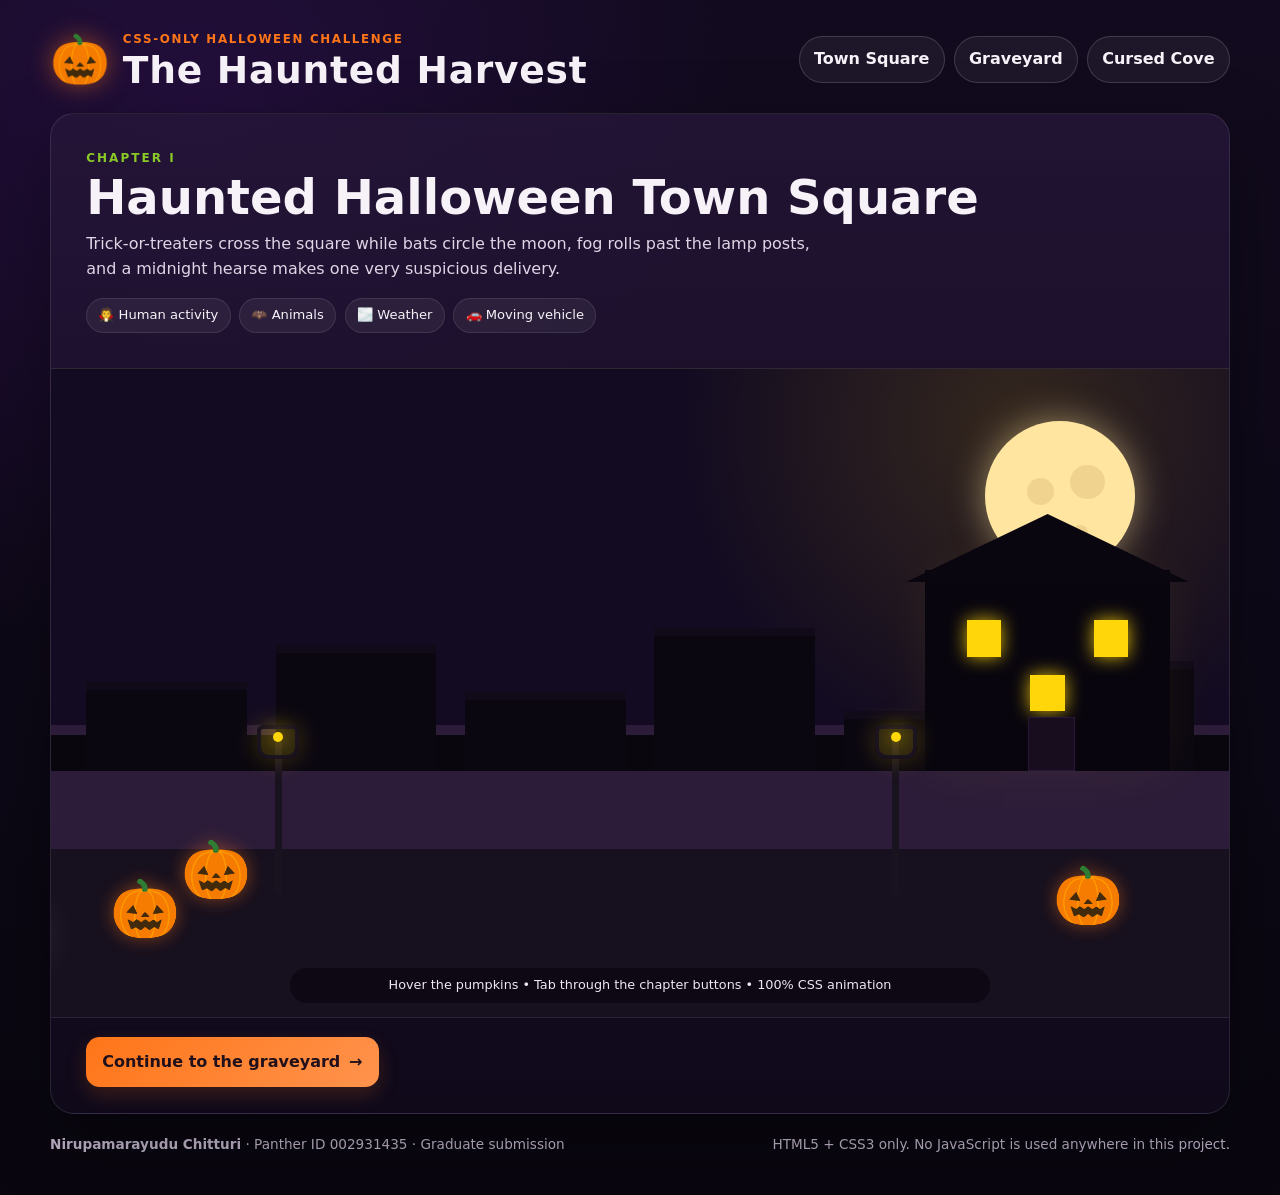
<file: index.html>
<!doctype html>
<html lang="en">
<head>
  <meta charset="utf-8">
  <meta name="viewport" content="width=device-width, initial-scale=1">
  <meta name="description" content="The Haunted Harvest — a responsive, CSS-only animated Halloween environment by Nirupamarayudu Chitturi.">
  <title>The Haunted Harvest | Nirupamarayudu Chitturi</title>
  <link rel="stylesheet" href="haunted-harvest.css">
</head>
<body>
  <a class="skip-link" href="#scene1">Skip to Halloween scenes</a>

  <header class="site-header">
    <div class="brand" aria-label="The Haunted Harvest">
      <span class="brand-mark" aria-hidden="true">🎃</span>
      <div>
        <p class="eyebrow">CSS-only Halloween challenge</p>
        <h1>The Haunted Harvest</h1>
      </div>
    </div>

    <nav class="scene-nav" aria-label="Choose a Halloween chapter">
      <a href="#scene1">Town Square</a>
      <a href="#scene2">Graveyard</a>
      <a href="#scene3">Cursed Cove</a>
    </nav>
  </header>

  <main class="scenes" id="scenes">
    <section class="scene scene-town" id="scene1" tabindex="-1" aria-labelledby="scene1-title">
      <div class="scene-copy">
        <p class="chapter">Chapter I</p>
        <h2 id="scene1-title">Haunted Halloween Town Square</h2>
        <p>Trick-or-treaters cross the square while bats circle the moon, fog rolls past the lamp posts, and a midnight hearse makes one very suspicious delivery.</p>
        <div class="legend" aria-label="Scene features">
          <span>🧛 Human activity</span><span>🦇 Animals</span><span>🌫️ Weather</span><span>🚗 Moving vehicle</span>
        </div>
      </div>

      <div class="stage town-stage" role="img" aria-label="Animated Halloween town square with children, bats, cat, fog, pumpkins and a moving hearse">
        <div class="sky-glow"></div>
        <div class="moon" aria-hidden="true"><span></span><span></span><span></span></div>
        <div class="cloud cloud-one" aria-hidden="true"></div>
        <div class="cloud cloud-two" aria-hidden="true"></div>
        <div class="bat bat-one" aria-hidden="true">🦇</div>
        <div class="bat bat-two" aria-hidden="true">🦇</div>
        <div class="witch" aria-hidden="true">🧙‍♀️</div>

        <div class="town-silhouette" aria-hidden="true">
          <div class="building b1"></div><div class="building b2"></div><div class="building b3"></div>
          <div class="building b4"></div><div class="building b5"></div><div class="building b6"></div>
        </div>

        <div class="haunted-house" aria-hidden="true">
          <div class="roof"></div><div class="window w1"></div><div class="window w2"></div><div class="window w3"></div>
          <div class="door"></div>
        </div>

        <div class="lamp lamp-left" aria-hidden="true"><i></i></div>
        <div class="lamp lamp-right" aria-hidden="true"><i></i></div>

        <div class="pumpkin patch-p1" aria-hidden="true">🎃</div>
        <div class="pumpkin patch-p2" aria-hidden="true">🎃</div>
        <div class="pumpkin patch-p3" aria-hidden="true">🎃</div>

        <div class="walker walker-one" aria-hidden="true"><span class="person">🧟</span><span class="bag">🍬</span></div>
        <div class="walker walker-two" aria-hidden="true"><span class="person">🧛</span><span class="bag">🍫</span></div>
        <div class="black-cat town-cat" aria-hidden="true">🐈‍⬛</div>
        <div class="hearse" aria-hidden="true"><span>🚙</span><b>💨</b></div>
        <div class="candy candy-one" aria-hidden="true">🍬</div><div class="candy candy-two" aria-hidden="true">🍁</div><div class="candy candy-three" aria-hidden="true">🍫</div>

        <div class="fog fog-a" aria-hidden="true"></div><div class="fog fog-b" aria-hidden="true"></div><div class="fog fog-c" aria-hidden="true"></div>
        <p class="stage-caption">Hover the pumpkins • Tab through the chapter buttons • 100% CSS animation</p>
      </div>

      <a class="next-chapter" href="#scene2">Continue to the graveyard <span aria-hidden="true">→</span></a>
    </section>

    <section class="scene scene-grave" id="scene2" tabindex="-1" aria-labelledby="scene2-title">
      <div class="scene-copy">
        <p class="chapter">Chapter II</p>
        <h2 id="scene2-title">Midnight Graveyard Stroll</h2>
        <p>A pair of brave visitors follows a moonlit path. An owl watches, a black cat trots behind, a cyclist passes beyond the fence, and curious ghosts answer anyone bold enough to inspect a gravestone.</p>
        <div class="legend" aria-label="Interactive hint">
          <span>👻 Hover gravestones</span><span>🐈‍⬛ Cat patrol</span><span>🌬️ Wind</span><span>🚲 Distant cyclist</span>
        </div>
      </div>

      <div class="stage grave-stage" role="img" aria-label="Animated graveyard with walking visitors, black cat, owl, cyclist, fog, moon, trees and hover-revealed ghosts">
        <div class="grave-moon" aria-hidden="true"></div>
        <div class="grave-cloud gc1" aria-hidden="true"></div><div class="grave-cloud gc2" aria-hidden="true"></div>
        <div class="dead-tree tree-left" aria-hidden="true"><i></i><b></b></div>
        <div class="dead-tree tree-right" aria-hidden="true"><i></i><b></b></div>
        <div class="owl" aria-hidden="true">🦉</div>
        <div class="fence" aria-hidden="true"></div>

        <div class="grave grave-one" tabindex="0" aria-label="Old gravestone. A ghost appears when hovered or focused."><span>RIP</span><i aria-hidden="true">👻</i></div>
        <div class="grave grave-two" tabindex="0" aria-label="Cracked gravestone. A ghost appears when hovered or focused."><span>BOO</span><i aria-hidden="true">👻</i></div>
        <div class="grave grave-three" tabindex="0" aria-label="Ancient gravestone. A ghost appears when hovered or focused."><span>RIP</span><i aria-hidden="true">👻</i></div>

        <div class="couple" aria-hidden="true"><span>🧙</span><span>🧛‍♀️</span></div>
        <div class="grave-cat" aria-hidden="true">🐈‍⬛</div>
        <div class="cyclist" aria-hidden="true">🚲</div>
        <div class="orb orb1" aria-hidden="true"></div><div class="orb orb2" aria-hidden="true"></div><div class="orb orb3" aria-hidden="true"></div>
        <div class="grave-fog gf1" aria-hidden="true"></div><div class="grave-fog gf2" aria-hidden="true"></div>
        <p class="stage-caption">Gravestones reveal spirits on hover or keyboard focus.</p>
      </div>

      <div class="chapter-actions">
        <a class="back-chapter" href="#scene1"><span aria-hidden="true">←</span> Town Square</a>
        <a class="next-chapter" href="#scene3">Sail to the cove <span aria-hidden="true">→</span></a>
      </div>
    </section>

    <section class="scene scene-cove" id="scene3" tabindex="-1" aria-labelledby="scene3-title">
      <div class="scene-copy">
        <p class="chapter">Chapter III</p>
        <h2 id="scene3-title">Cursed Beach Cove</h2>
        <p>At the edge of town, skeleton pirates warm themselves by a haunted bonfire while a ghost ship crosses the horizon, waves pulse ashore, a crab scuttles past, and lanterns rise into the stormy sky.</p>
        <div class="legend" aria-label="Scene features">
          <span>🏴‍☠️ Pirate story</span><span>🦀 Wildlife</span><span>🌊 Moving waves</span><span>⛵ Ghost ship</span>
        </div>
      </div>

      <div class="stage cove-stage" role="img" aria-label="Animated cursed cove with skeleton pirates, bonfire, ghost ship, waves, crab, flying bats and floating lanterns">
        <div class="sunset-moon" aria-hidden="true"></div>
        <div class="storm-cloud sc1" aria-hidden="true"></div><div class="storm-cloud sc2" aria-hidden="true"></div>
        <div class="lightning bolt1" aria-hidden="true">ϟ</div>
        <div class="cove-bat cb1" aria-hidden="true">🦇</div><div class="cove-bat cb2" aria-hidden="true">🦇</div>
        <div class="ghost-ship" aria-hidden="true"><span>⛵</span><i>👻</i></div>

        <div class="ocean" aria-hidden="true">
          <div class="wave wave1"></div><div class="wave wave2"></div><div class="wave wave3"></div>
        </div>

        <div class="sand" aria-hidden="true"></div>
        <div class="pirates" aria-hidden="true"><span>☠️</span><span>🏴‍☠️</span></div>
        <div class="bonfire" aria-hidden="true"><span>🔥</span></div>
        <div class="crab" aria-hidden="true">🦀</div>
        <div class="lantern lantern1" aria-hidden="true">🎃</div><div class="lantern lantern2" aria-hidden="true">🏮</div><div class="lantern lantern3" aria-hidden="true">🎃</div>
        <p class="stage-caption">A final CSS-only loop: waves, lightning, ship, wildlife and floating lanterns.</p>
      </div>

      <div class="chapter-actions">
        <a class="back-chapter" href="#scene2"><span aria-hidden="true">←</span> Graveyard</a>
        <a class="next-chapter" href="#scene1">Replay the night <span aria-hidden="true">↻</span></a>
      </div>
    </section>
  </main>

  <footer class="site-footer">
    <p><strong>Nirupamarayudu Chitturi</strong> · Panther ID 002931435 · Graduate submission</p>
    <p>HTML5 + CSS3 only. No JavaScript is used anywhere in this project.</p>
  </footer>
</body>
</html>
</file>
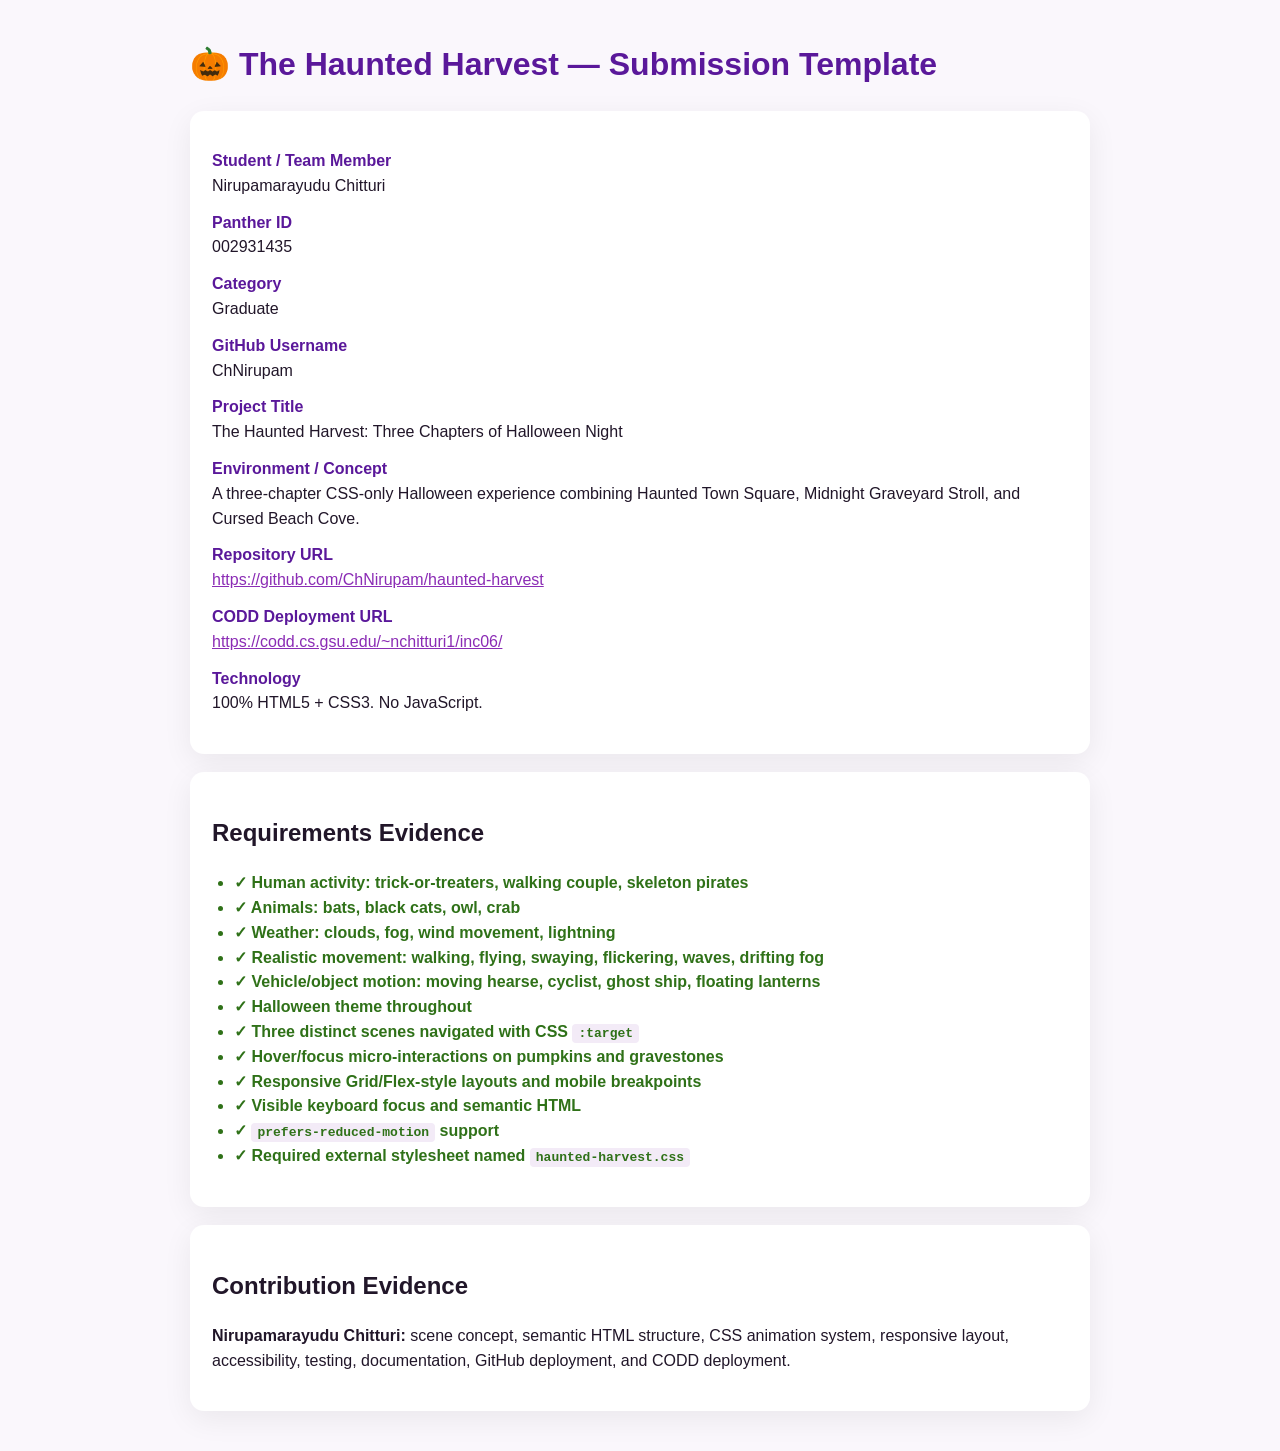
<file: submission_Template_halloween.html>
<!doctype html>
<html lang="en">
<head>
  <meta charset="utf-8">
  <meta name="viewport" content="width=device-width, initial-scale=1">
  <title>Halloween Challenge Submission | Nirupamarayudu Chitturi</title>
  <style>
    body{font-family:Segoe UI,Arial,sans-serif;max-width:900px;margin:40px auto;padding:0 20px;line-height:1.55;color:#211629;background:#faf7fc}
    h1{color:#5a189a}.card{background:#fff;padding:22px;border-radius:14px;box-shadow:0 8px 30px #0001;margin:18px 0}dt{font-weight:800;color:#5a189a}dd{margin:0 0 12px}code{background:#f3ebf7;padding:2px 6px;border-radius:4px}a{color:#8b2cb5}ul{padding-left:22px}.done{color:#2f7118;font-weight:800}
  </style>
</head>
<body>
  <h1>🎃 The Haunted Harvest — Submission Template</h1>
  <div class="card">
    <dl>
      <dt>Student / Team Member</dt><dd>Nirupamarayudu Chitturi</dd>
      <dt>Panther ID</dt><dd>002931435</dd>
      <dt>Category</dt><dd>Graduate</dd>
      <dt>GitHub Username</dt><dd>ChNirupam</dd>
      <dt>Project Title</dt><dd>The Haunted Harvest: Three Chapters of Halloween Night</dd>
      <dt>Environment / Concept</dt><dd>A three-chapter CSS-only Halloween experience combining Haunted Town Square, Midnight Graveyard Stroll, and Cursed Beach Cove.</dd>
      <dt>Repository URL</dt><dd><a href="https://github.com/ChNirupam/haunted-harvest">https://github.com/ChNirupam/haunted-harvest</a></dd>
      <dt>CODD Deployment URL</dt><dd><a href="https://codd.cs.gsu.edu/~nchitturi1/inc06/">https://codd.cs.gsu.edu/~nchitturi1/inc06/</a></dd>
      <dt>Technology</dt><dd>100% HTML5 + CSS3. No JavaScript.</dd>
    </dl>
  </div>

  <div class="card">
    <h2>Requirements Evidence</h2>
    <ul>
      <li class="done">✓ Human activity: trick-or-treaters, walking couple, skeleton pirates</li>
      <li class="done">✓ Animals: bats, black cats, owl, crab</li>
      <li class="done">✓ Weather: clouds, fog, wind movement, lightning</li>
      <li class="done">✓ Realistic movement: walking, flying, swaying, flickering, waves, drifting fog</li>
      <li class="done">✓ Vehicle/object motion: moving hearse, cyclist, ghost ship, floating lanterns</li>
      <li class="done">✓ Halloween theme throughout</li>
      <li class="done">✓ Three distinct scenes navigated with CSS <code>:target</code></li>
      <li class="done">✓ Hover/focus micro-interactions on pumpkins and gravestones</li>
      <li class="done">✓ Responsive Grid/Flex-style layouts and mobile breakpoints</li>
      <li class="done">✓ Visible keyboard focus and semantic HTML</li>
      <li class="done">✓ <code>prefers-reduced-motion</code> support</li>
      <li class="done">✓ Required external stylesheet named <code>haunted-harvest.css</code></li>
    </ul>
  </div>

  <div class="card">
    <h2>Contribution Evidence</h2>
    <p><strong>Nirupamarayudu Chitturi:</strong> scene concept, semantic HTML structure, CSS animation system, responsive layout, accessibility, testing, documentation, GitHub deployment, and CODD deployment.</p>
  </div>
</body>
</html>
</file>
<file: haunted-harvest.css>
/*
  The Haunted Harvest
  Author: Nirupamarayudu Chitturi
  Panther ID: 002931435
  Technology: HTML5 + CSS3 only (NO JavaScript)
*/

:root {
  --pumpkin: #ff7518;
  --candy-purple: #5a189a;
  --spider-black: #1a1423;
  --slime-green: #8ac926;
  --ghost-white: #f6f2f8;
  --candle-glow: #ffd60a;
  --night: #0d0915;
  --night-2: #181026;
  --ink-purple: #251638;
  --muted: #c9bed4;
  --focus: #ffd60a;
  --radius: 1.5rem;
  --shadow: 0 24px 70px rgb(0 0 0 / 35%);
}

* { box-sizing: border-box; }
html { scroll-behavior: smooth; }
body {
  margin: 0;
  min-width: 320px;
  color: var(--ghost-white);
  background:
    radial-gradient(circle at 15% 10%, rgb(90 24 154 / 24%), transparent 34rem),
    linear-gradient(180deg, #120b1f 0%, #09060f 100%);
  font-family: "Segoe UI", system-ui, -apple-system, BlinkMacSystemFont, sans-serif;
  line-height: 1.55;
}

a { color: inherit; }
.skip-link {
  position: fixed;
  left: 1rem;
  top: -5rem;
  z-index: 999;
  padding: .75rem 1rem;
  border-radius: .75rem;
  color: #160c20;
  background: var(--candle-glow);
  font-weight: 800;
  transition: top .2s ease;
}
.skip-link:focus { top: 1rem; }

a:focus-visible, [tabindex="0"]:focus-visible {
  outline: 3px solid var(--focus);
  outline-offset: 4px;
}

.site-header {
  width: min(1180px, calc(100% - 2rem));
  margin: 0 auto;
  padding: 1.4rem 0 1rem;
  display: flex;
  align-items: center;
  justify-content: space-between;
  gap: 1rem;
}
.brand { display: flex; align-items: center; gap: .8rem; }
.brand-mark { font-size: clamp(2rem, 5vw, 3rem); filter: drop-shadow(0 0 12px rgb(255 117 24 / 50%)); }
.brand h1 { margin: 0; font-size: clamp(1.45rem, 4vw, 2.35rem); line-height: 1; letter-spacing: .02em; }
.eyebrow { margin: 0 0 .25rem; color: var(--pumpkin); text-transform: uppercase; letter-spacing: .14em; font-size: .74rem; font-weight: 800; }
.scene-nav { display: flex; flex-wrap: wrap; justify-content: flex-end; gap: .55rem; }
.scene-nav a {
  text-decoration: none;
  border: 1px solid rgb(246 242 248 / 16%);
  background: rgb(255 255 255 / 5%);
  padding: .62rem .9rem;
  border-radius: 999px;
  font-weight: 700;
  transition: transform .2s ease, background .2s ease, border-color .2s ease;
}
.scene-nav a:hover { transform: translateY(-2px); background: rgb(255 117 24 / 16%); border-color: rgb(255 117 24 / 55%); }

.scenes { width: min(1180px, calc(100% - 2rem)); margin: 0 auto; }
.scene {
  display: none;
  background: linear-gradient(180deg, rgb(37 22 56 / 82%), rgb(16 10 27 / 94%));
  border: 1px solid rgb(255 255 255 / 10%);
  box-shadow: var(--shadow);
  border-radius: var(--radius);
  overflow: hidden;
  animation: scene-enter .55s ease both;
}
.scenes:not(:has(.scene:target)) .scene:first-child { display: block; }
.scene:target { display: block; }
@keyframes scene-enter { from { opacity: 0; transform: translateY(10px); } to { opacity: 1; transform: none; } }

.scene-copy { padding: clamp(1.2rem, 3vw, 2.2rem); }
.chapter { margin: 0 0 .25rem; color: var(--slime-green); text-transform: uppercase; letter-spacing: .17em; font-weight: 900; font-size: .75rem; }
.scene h2 { margin: .1rem 0 .65rem; font-size: clamp(1.75rem, 5vw, 3rem); line-height: 1.05; }
.scene-copy > p:not(.chapter) { max-width: 72ch; color: #ded5e6; margin: 0; }
.legend { display: flex; flex-wrap: wrap; gap: .55rem; margin-top: 1rem; }
.legend span { padding: .4rem .7rem; background: rgb(255 255 255 / 6%); border: 1px solid rgb(255 255 255 / 10%); border-radius: 999px; font-size: .82rem; }

.stage {
  position: relative;
  min-height: clamp(430px, 58vw, 650px);
  overflow: hidden;
  isolation: isolate;
  border-block: 1px solid rgb(255 255 255 / 10%);
}
.stage-caption {
  position: absolute;
  z-index: 60;
  left: 50%;
  bottom: .9rem;
  transform: translateX(-50%);
  width: min(92%, 700px);
  margin: 0;
  padding: .48rem .7rem;
  text-align: center;
  border-radius: 999px;
  background: rgb(10 6 16 / 64%);
  backdrop-filter: blur(7px);
  font-size: .8rem;
  color: #eee7f4;
}

/* ---------- Chapter I: Town Square ---------- */
.town-stage { background: linear-gradient(#130b21 0 55%, #2c1c39 55% 74%, #17101e 74%); }
.sky-glow { position: absolute; inset: 0 0 45% 0; background: radial-gradient(circle at 82% 16%, rgb(255 214 10 / 14%), transparent 21rem); }
.moon {
  position: absolute; z-index: 3; top: 8%; right: 8%; width: clamp(92px, 15vw, 150px); aspect-ratio: 1; border-radius: 50%;
  background: #ffe5a0; box-shadow: 0 0 35px rgb(255 229 160 / 50%); animation: moon-pulse 5s ease-in-out infinite;
}
.moon span { position: absolute; border-radius: 50%; background: rgb(178 141 70 / 20%); }
.moon span:nth-child(1) { width: 18%; aspect-ratio: 1; left: 28%; top: 38%; }
.moon span:nth-child(2) { width: 23%; aspect-ratio: 1; right: 20%; top: 29%; }
.moon span:nth-child(3) { width: 11%; aspect-ratio: 1; right: 31%; bottom: 20%; }
@keyframes moon-pulse { 50% { box-shadow: 0 0 60px rgb(255 229 160 / 62%); } }
.cloud { position: absolute; z-index: 4; width: 210px; height: 42px; background: rgb(176 160 194 / 10%); border-radius: 999px; filter: blur(1px); }
.cloud::before, .cloud::after { content: ""; position: absolute; border-radius: 50%; background: inherit; }
.cloud::before { width: 80px; height: 80px; left: 36px; bottom: 0; }
.cloud::after { width: 110px; height: 70px; right: 28px; bottom: 0; }
.cloud-one { top: 16%; left: -260px; animation: cloud-drift 25s linear infinite; }
.cloud-two { top: 31%; left: -310px; transform: scale(.7); opacity: .65; animation: cloud-drift 31s 7s linear infinite; }
@keyframes cloud-drift { to { left: calc(100% + 260px); } }
.bat { position: absolute; z-index: 8; font-size: clamp(1.4rem, 3vw, 2.3rem); filter: drop-shadow(0 4px 5px #000); }
.bat-one { top: 20%; left: -10%; animation: bat-flight 9s linear infinite; }
.bat-two { top: 33%; left: -13%; animation: bat-flight 12s 2.4s linear infinite; }
@keyframes bat-flight { 0% { transform: translateX(0) translateY(0) rotate(-8deg) scale(.8); } 45% { transform: translateX(62vw) translateY(-55px) rotate(6deg) scale(1.1); } 100% { transform: translateX(125vw) translateY(24px) rotate(-4deg) scale(.9); } }
.witch { position: absolute; z-index: 7; top: 22%; left: -15%; font-size: clamp(2rem, 5vw, 3.4rem); animation: witch-flight 16s 1s linear infinite; }
@keyframes witch-flight { to { transform: translateX(130vw) translateY(-34px) rotate(-8deg); } }
.town-silhouette { position: absolute; z-index: 5; left: 0; right: 0; bottom: 38%; height: 25%; display: flex; align-items: end; gap: 2.6%; padding: 0 3%; background: linear-gradient(transparent 78%, #09060e 78%); }
.building { flex: 1; background: #0b0711; border-radius: 2px 2px 0 0; box-shadow: inset 0 8px #100a19; }
.b1{height:55%}.b2{height:78%}.b3{height:49%}.b4{height:88%}.b5{height:37%}.b6{height:68%}
.haunted-house { position: absolute; z-index: 7; right: 5%; bottom: 38%; width: clamp(150px, 22vw, 245px); height: 31%; background: #08050e; box-shadow: 0 0 50px rgb(255 214 10 / 6%); }
.haunted-house .roof { position: absolute; left: -8%; top: -28%; width: 116%; height: 34%; background: #09060f; clip-path: polygon(50% 0, 100% 100%, 0 100%); }
.window { position: absolute; width: 14%; height: 18%; background: var(--candle-glow); box-shadow: 0 0 18px rgb(255 214 10 / 85%); animation: window-flicker 2.3s steps(2,end) infinite; }
.w1{left:17%;top:25%}.w2{right:17%;top:25%;animation-delay:.8s}.w3{left:43%;top:52%;animation-delay:1.4s}
.haunted-house .door { position:absolute; left:42%; bottom:0; width:19%; height:27%; background:#170d1f; border:1px solid #2b1837; }
@keyframes window-flicker { 50% { opacity: .55; filter: brightness(.82); } }
.lamp { position: absolute; z-index: 17; bottom: 19%; width: 7px; height: 24%; background: #19121f; }
.lamp::before { content:""; position:absolute; top:-14px; left:50%; width:34px; height:26px; transform:translateX(-50%); border:4px solid #19121f; border-radius:6px 6px 12px 12px; background:rgb(255 214 10 / 15%); box-shadow:0 0 24px rgb(255 214 10 / 22%); }
.lamp i { position:absolute; top:-7px; left:50%; width:10px; height:10px; transform:translateX(-50%); border-radius:50%; background:var(--candle-glow); box-shadow:0 0 18px var(--candle-glow); animation: lamp-flicker 1.7s ease-in-out infinite; }
.lamp-left{left:19%}.lamp-right{right:28%}
@keyframes lamp-flicker { 50% { opacity:.58; transform:translateX(-50%) scale(.85); } }
.pumpkin { position: absolute; z-index: 30; bottom: 10%; font-size: clamp(2rem, 5vw, 3.5rem); cursor: default; filter: drop-shadow(0 0 9px rgb(255 117 24 / 45%)); animation: pumpkin-glow 2.2s ease-in-out infinite; transition: transform .25s ease, filter .25s ease; }
.pumpkin:hover { transform: translateY(-8px) scale(1.18) rotate(-5deg); filter: drop-shadow(0 0 20px var(--pumpkin)); }
.patch-p1{left:5%}.patch-p2{left:11%;bottom:16%;animation-delay:.55s}.patch-p3{right:9%;bottom:12%;animation-delay:1.1s}
@keyframes pumpkin-glow { 50% { opacity:.74; filter:drop-shadow(0 0 4px rgb(255 117 24 / 30%)); } }
.walker { position:absolute; z-index:24; bottom:18%; display:flex; align-items:end; gap:.1rem; font-size:clamp(2rem,5vw,3.4rem); }
.walker .bag { font-size:.55em; animation: bag-swing .55s ease-in-out infinite alternate; transform-origin:top center; }
.walker-one { left:-15%; animation: town-walk 15s linear infinite; }
.walker-two { left:-18%; animation: town-walk 18s 4s linear infinite; }
@keyframes town-walk { to { left:112%; } }
@keyframes bag-swing { to { transform:rotate(20deg); } }
.black-cat { position:absolute; z-index:25; bottom:11%; font-size:clamp(1.8rem,4vw,2.7rem); }
.town-cat { left:-10%; animation: cat-trot 13s 2s linear infinite; }
@keyframes cat-trot { 0%{left:-10%;transform:translateY(0)} 45%{transform:translateY(-4px)} 100%{left:110%;transform:translateY(0)} }
.hearse { position:absolute; z-index:26; bottom:8%; left:-22%; display:flex; align-items:center; font-size:clamp(2.8rem,7vw,5rem); animation: hearse-drive 12s 5s linear infinite; }
.hearse b { font-size:.42em; opacity:.65; animation: exhaust .8s ease-out infinite; }
@keyframes hearse-drive { 0%,8%{left:-22%} 70%,100%{left:112%} }
@keyframes exhaust { to { transform:translateX(-25px) scale(1.5); opacity:0; } }
.candy { position:absolute; z-index:15; top:-12%; font-size:clamp(1rem,3vw,1.8rem); animation:candy-fall 7s linear infinite; }
.candy-one{left:24%}.candy-two{left:47%;animation-delay:2.2s}.candy-three{left:70%;animation-delay:4.4s}
@keyframes candy-fall { to { top:77%; transform:translateX(55px) rotate(430deg); } }
.fog { position:absolute; z-index:35; bottom:0; width:55%; height:25%; border-radius:50%; background:rgb(225 215 235 / 9%); filter:blur(18px); }
.fog-a{left:-55%;animation:fog-drift 18s linear infinite}.fog-b{left:-62%;bottom:8%;animation:fog-drift 23s 4s linear infinite}.fog-c{left:-70%;bottom:2%;animation:fog-drift 29s 9s linear infinite}
@keyframes fog-drift { to { left:110%; } }

/* ---------- Chapter II: Graveyard ---------- */
.grave-stage { background: linear-gradient(#08111d 0 52%, #142033 52% 70%, #0b1119 70%); }
.grave-moon { position:absolute; z-index:2; width:clamp(100px,16vw,165px); aspect-ratio:1; border-radius:50%; left:10%; top:8%; background:#e7ecdc; box-shadow:0 0 42px rgb(231 236 220 / 34%); }
.grave-cloud { position:absolute; z-index:3; width:230px; height:50px; border-radius:999px; background:rgb(126 150 165 / 12%); filter:blur(3px); }
.gc1{top:18%;left:-250px;animation:grave-cloud 28s linear infinite}.gc2{top:32%;left:-330px;animation:grave-cloud 36s 7s linear infinite}
@keyframes grave-cloud { to { left:110%; } }
.dead-tree { position:absolute; z-index:8; bottom:27%; width:16px; height:43%; background:#100d12; transform-origin:bottom center; animation:tree-sway 4s ease-in-out infinite alternate; }
.dead-tree::before,.dead-tree::after,.dead-tree i,.dead-tree b{content:"";position:absolute;height:9px;background:#100d12;border-radius:9px;transform-origin:left center}
.dead-tree::before{width:95px;top:22%;left:4px;transform:rotate(-36deg)}.dead-tree::after{width:88px;top:38%;left:5px;transform:rotate(29deg)}.dead-tree i{width:72px;top:8%;left:1px;transform:rotate(-70deg)}.dead-tree b{width:62px;top:52%;left:4px;transform:rotate(61deg)}
.tree-left{left:8%}.tree-right{right:10%;transform:scaleX(-1);animation-delay:1s}
@keyframes tree-sway { to { rotate:1.8deg; } }
.owl { position:absolute; z-index:15; top:32%; right:12%; font-size:clamp(1.8rem,4vw,3rem); animation:owl-blink 3s steps(2,end) infinite; }
@keyframes owl-blink { 50% { filter:brightness(.55); } }
.fence { position:absolute; z-index:7; left:0; right:0; bottom:28%; height:12%; border-top:7px solid #161421; border-bottom:7px solid #161421; background:repeating-linear-gradient(90deg,transparent 0 38px,#161421 38px 44px); }
.grave { position:absolute; z-index:20; bottom:20%; width:clamp(72px,10vw,105px); height:clamp(90px,14vw,140px); padding-top:1.8rem; text-align:center; border:2px solid #48515c; border-bottom:none; border-radius:45% 45% 8px 8px; background:linear-gradient(#59636b,#2c3339); color:#15191d; font-weight:900; box-shadow:inset 0 0 0 5px rgb(255 255 255 / 4%); cursor:pointer; }
.grave::after { content:""; position:absolute; left:-18%; right:-18%; bottom:-10px; height:15px; background:#202820; border-radius:50%; }
.grave i { position:absolute; left:50%; top:-10%; transform:translate(-50%,30px) scale(.4); opacity:0; font-style:normal; font-size:clamp(2.2rem,5vw,3.8rem); transition:opacity .3s ease, transform .3s ease; filter:drop-shadow(0 0 12px rgb(255 255 255 / 32%)); }
.grave:hover i,.grave:focus-visible i { opacity:1; transform:translate(-50%,-58px) scale(1); }
.grave-one{left:24%}.grave-two{left:47%;bottom:17%}.grave-three{right:19%}
.couple { position:absolute; z-index:28; bottom:8%; left:-18%; display:flex; gap:.12rem; font-size:clamp(2.4rem,6vw,4.2rem); animation:couple-walk 20s linear infinite; }
@keyframes couple-walk { to { left:110%; } }
.grave-cat { position:absolute; z-index:29; bottom:6%; left:-10%; font-size:clamp(1.7rem,4vw,2.7rem); animation:grave-cat 20s .9s linear infinite; }
@keyframes grave-cat { to { left:110%; } }
.cyclist { position:absolute; z-index:12; bottom:32%; right:-12%; font-size:clamp(2rem,4vw,3rem); transform:scaleX(-1); animation:cycle-pass 14s 3s linear infinite; }
@keyframes cycle-pass { to { right:110%; } }
.orb { position:absolute; z-index:16; width:10px; aspect-ratio:1; border-radius:50%; background:#dfffee; box-shadow:0 0 15px #aaffd3; animation:orb-rise 6s ease-in-out infinite; }
.orb1{left:35%;bottom:24%}.orb2{left:60%;bottom:20%;animation-delay:2s}.orb3{left:78%;bottom:28%;animation-delay:4s}
@keyframes orb-rise { 50%{transform:translate(20px,-120px) scale(1.35);opacity:.35} }
.grave-fog { position:absolute; z-index:35; bottom:0; width:62%; height:28%; border-radius:50%; background:rgb(196 218 220 / 10%); filter:blur(22px); }
.gf1{left:-65%;animation:fog-drift 22s linear infinite}.gf2{left:-75%;animation:fog-drift 31s 8s linear infinite}

/* ---------- Chapter III: Cursed Cove ---------- */
.cove-stage { background: linear-gradient(#29102c 0 47%, #4b2030 47% 54%, #12313f 54% 73%, #6b4329 73%); }
.sunset-moon { position:absolute; z-index:2; top:10%; right:12%; width:clamp(95px,14vw,150px); aspect-ratio:1; border-radius:50%; background:#ff9b54; box-shadow:0 0 45px rgb(255 117 24 / 40%); }
.storm-cloud { position:absolute; z-index:8; width:260px; height:56px; border-radius:999px; background:#25192b; box-shadow:0 10px 20px rgb(0 0 0 / 18%); }
.storm-cloud::before,.storm-cloud::after{content:"";position:absolute;border-radius:50%;background:inherit}.storm-cloud::before{width:95px;height:90px;left:35px;bottom:0}.storm-cloud::after{width:125px;height:75px;right:28px;bottom:0}
.sc1{left:-280px;top:11%;animation:storm-drift 24s linear infinite}.sc2{left:-350px;top:28%;transform:scale(.72);animation:storm-drift 32s 7s linear infinite}
@keyframes storm-drift { to { left:112%; } }
.lightning { position:absolute; z-index:9; left:38%; top:18%; font-size:clamp(4rem,10vw,8rem); color:#fff6a0; opacity:0; filter:drop-shadow(0 0 12px #fff); animation:lightning-flash 7s steps(1,end) infinite; }
@keyframes lightning-flash { 0%,86%,91%,100%{opacity:0} 87%,89%{opacity:1} 90%{opacity:.25} }
.cove-bat { position:absolute; z-index:12; font-size:clamp(1.3rem,3vw,2.2rem); }
.cb1{top:26%;left:-12%;animation:bat-flight 10s linear infinite}.cb2{top:35%;left:-18%;animation:bat-flight 13s 4s linear infinite}
.ghost-ship { position:absolute; z-index:13; top:39%; left:-25%; display:flex; align-items:center; font-size:clamp(4rem,9vw,7rem); filter:grayscale(.7) drop-shadow(0 0 10px rgb(214 255 241 / 28%)); opacity:.72; animation:ship-sail 24s linear infinite; }
.ghost-ship i{font-size:.38em;font-style:normal;margin-left:-.6em;animation:ghost-bob 2s ease-in-out infinite}
@keyframes ship-sail { to { left:110%; } }
@keyframes ghost-bob { 50% { transform:translateY(-12px); } }
.ocean { position:absolute; z-index:15; left:0; right:0; bottom:27%; height:22%; overflow:hidden; background:linear-gradient(#17495a,#0a2936); }
.wave { position:absolute; left:-10%; width:120%; height:48%; border-radius:50%; border-top:4px solid rgb(226 244 245 / 40%); }
.wave1{top:8%;animation:wave-shift 4s ease-in-out infinite}.wave2{top:32%;animation:wave-shift 5s 1s ease-in-out infinite reverse}.wave3{top:62%;animation:wave-shift 6s 2s ease-in-out infinite}
@keyframes wave-shift { 50% { transform:translateX(6%) translateY(8px) scaleY(1.1); } }
.sand { position:absolute; z-index:17; left:0; right:0; bottom:0; height:29%; background:linear-gradient(#845434,#4b2e20); }
.pirates { position:absolute; z-index:25; left:15%; bottom:13%; display:flex; gap:.2rem; font-size:clamp(2.8rem,7vw,5.2rem); animation:pirate-bob 3s ease-in-out infinite; }
@keyframes pirate-bob { 50% { transform:translateY(-4px) rotate(-1deg); } }
.bonfire { position:absolute; z-index:26; left:36%; bottom:12%; font-size:clamp(3rem,8vw,5.7rem); filter:drop-shadow(0 0 18px rgb(255 117 24 / 70%)); animation:fire-flicker .65s ease-in-out infinite alternate; }
@keyframes fire-flicker { to { transform:scale(.92) rotate(2deg); filter:drop-shadow(0 0 28px rgb(255 214 10 / 75%)); } }
.crab { position:absolute; z-index:26; bottom:7%; left:-10%; font-size:clamp(1.8rem,4vw,2.8rem); animation:crab-scuttle 10s linear infinite; }
@keyframes crab-scuttle { 0%{left:-10%;transform:translateY(0) rotate(-4deg)} 25%{transform:translateY(-5px) rotate(4deg)} 100%{left:110%;transform:translateY(0) rotate(-4deg)} }
.lantern { position:absolute; z-index:30; bottom:-15%; font-size:clamp(1.7rem,4vw,2.8rem); filter:drop-shadow(0 0 12px rgb(255 214 10 / 55%)); animation:lantern-rise 11s ease-in infinite; }
.lantern1{left:58%}.lantern2{left:71%;animation-delay:3.6s}.lantern3{left:84%;animation-delay:7.2s}
@keyframes lantern-rise { to { bottom:105%; transform:translateX(28px) rotate(12deg); opacity:.12; } }

/* ---------- Navigation / footer ---------- */
.chapter-actions { display:flex; justify-content:space-between; gap:1rem; padding:1.2rem clamp(1.2rem,3vw,2.2rem) 1.6rem; }
.next-chapter,.back-chapter { display:inline-flex; align-items:center; gap:.55rem; margin:1.2rem clamp(1.2rem,3vw,2.2rem) 1.6rem; padding:.78rem 1rem; border-radius:.85rem; text-decoration:none; font-weight:850; transition:transform .2s ease, box-shadow .2s ease, background .2s ease; }
.chapter-actions .next-chapter,.chapter-actions .back-chapter{margin:0}
.next-chapter { background:linear-gradient(135deg,var(--pumpkin),#ff934d); color:#21101a; box-shadow:0 8px 20px rgb(255 117 24 / 18%); }
.back-chapter { background:rgb(255 255 255 / 7%); border:1px solid rgb(255 255 255 / 12%); }
.next-chapter:hover,.back-chapter:hover{transform:translateY(-2px)}
.site-footer { width:min(1180px,calc(100% - 2rem)); margin:1.25rem auto 2.5rem; display:flex; justify-content:space-between; gap:1rem; color:#bfb4c9; font-size:.85rem; }
.site-footer p{margin:0}

/* ---------- Responsive layout ---------- */
@media (max-width: 780px) {
  .site-header { align-items:flex-start; flex-direction:column; }
  .scene-nav { justify-content:flex-start; }
  .stage { min-height:520px; }
  .haunted-house { right:2%; width:180px; }
  .grave-one{left:8%}.grave-two{left:39%}.grave-three{right:8%}
  .pirates{left:8%}.bonfire{left:42%}
  .site-footer { flex-direction:column; }
}
@media (max-width: 500px) {
  .scenes,.site-header,.site-footer{width:min(100% - 1rem,1180px)}
  .scene-nav a{font-size:.78rem;padding:.52rem .72rem}
  .legend{gap:.35rem}.legend span{font-size:.73rem}
  .stage{min-height:500px}
  .haunted-house{width:145px;height:28%}
  .town-silhouette{bottom:41%}.haunted-house{bottom:41%}
  .walker{bottom:20%}.hearse{bottom:10%}.pumpkin{bottom:11%}
  .lamp-right{right:34%}
  .grave{width:68px;height:98px;font-size:.72rem}
  .grave-one{left:5%}.grave-two{left:39%}.grave-three{right:5%}
  .dead-tree.tree-right{right:4%}.dead-tree.tree-left{left:5%}
  .chapter-actions{flex-direction:column}.chapter-actions a{justify-content:center}
  .next-chapter:not(.chapter-actions .next-chapter){display:flex;justify-content:center}
}

/* ---------- Reduced motion accessibility ---------- */
@media (prefers-reduced-motion: reduce) {
  html { scroll-behavior:auto; }
  *, *::before, *::after {
    animation-duration: .01ms !important;
    animation-iteration-count: 1 !important;
    transition-duration: .01ms !important;
  }
  .cloud-one,.cloud-two,.bat,.witch,.walker,.town-cat,.hearse,.candy,.fog,
  .gc1,.gc2,.couple,.grave-cat,.cyclist,.gf1,.gf2,.sc1,.sc2,.cove-bat,.ghost-ship,.crab,.lantern { left:50% !important; }
}
</file>
